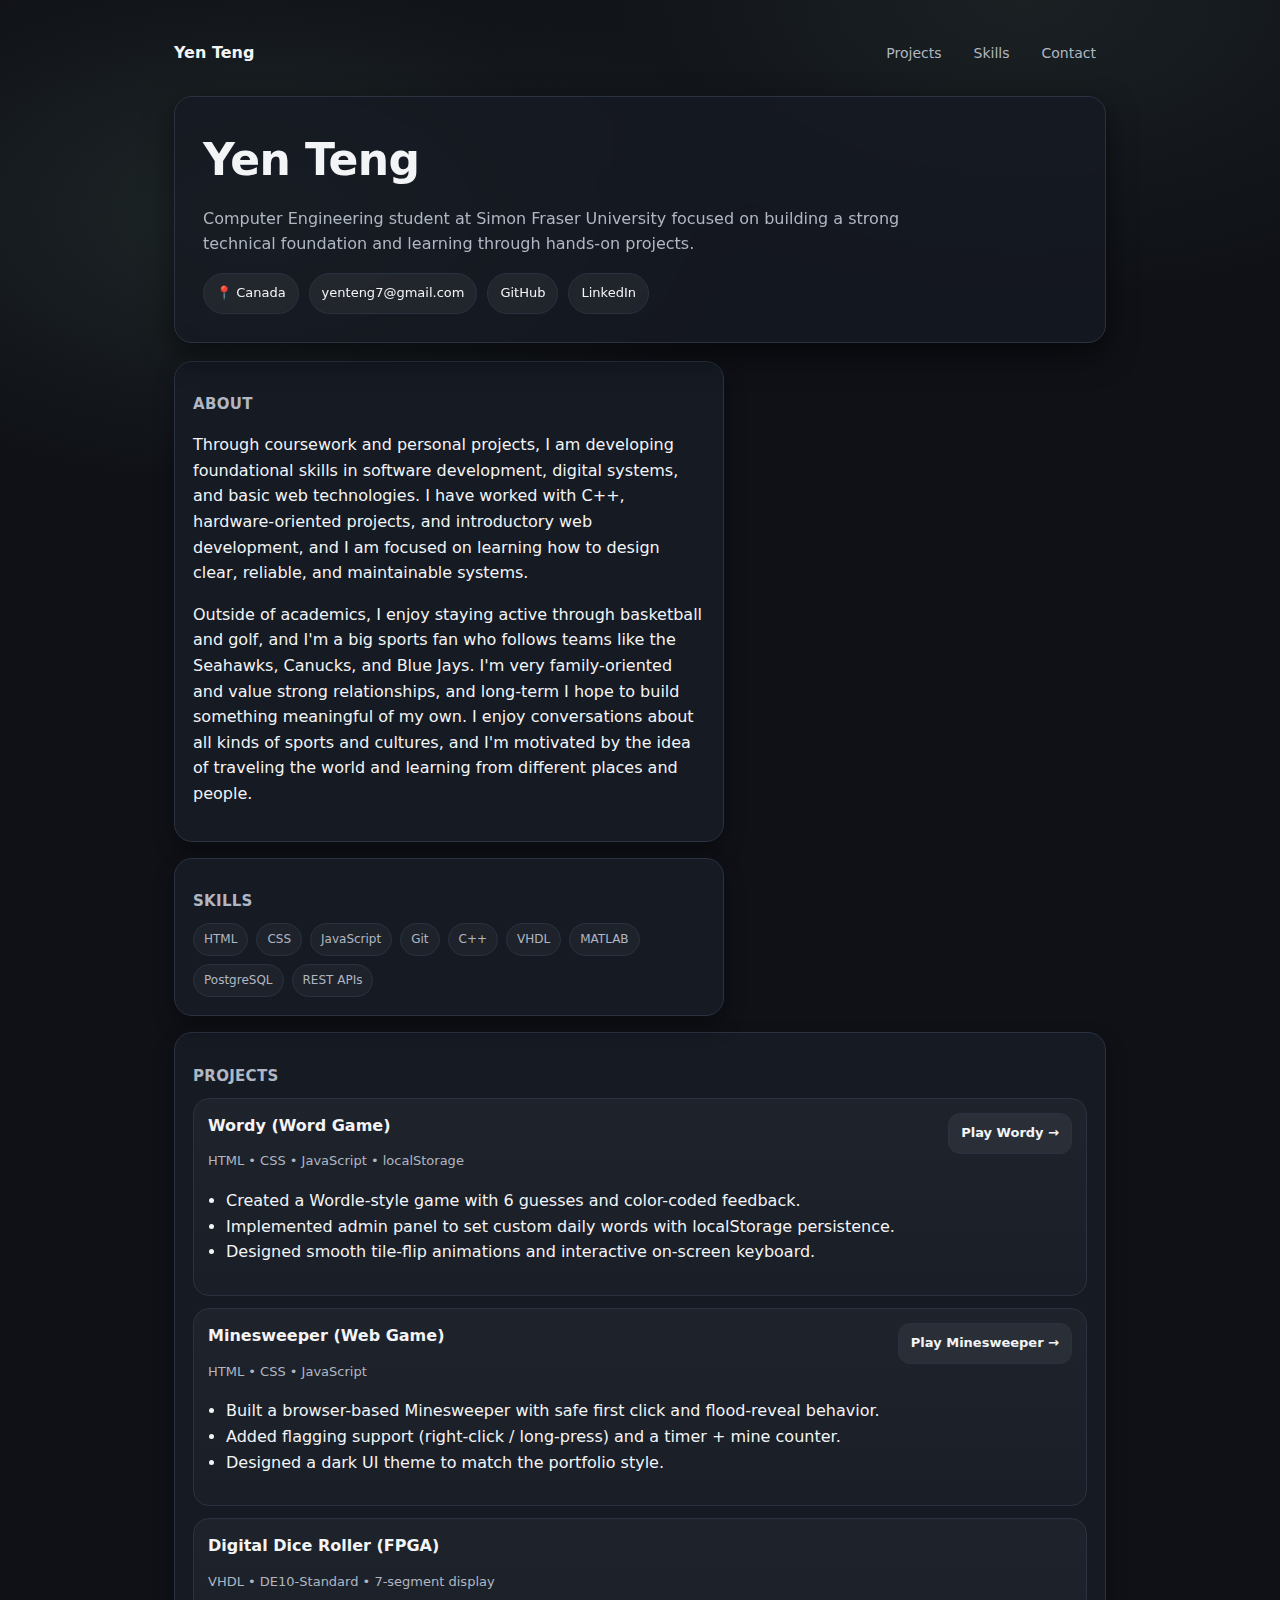
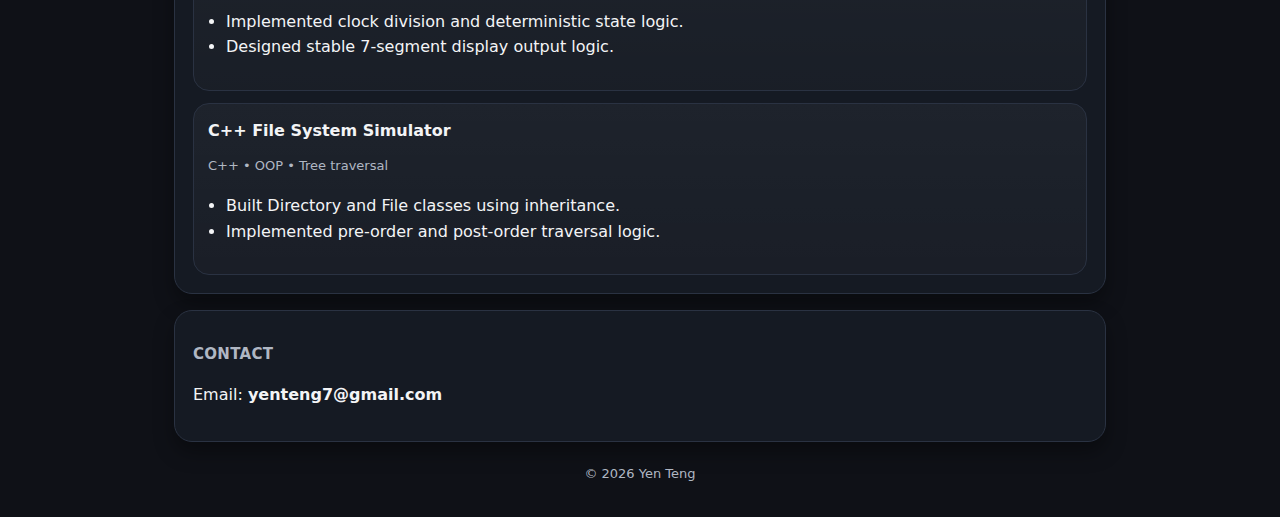
<file: index.html>
<!DOCTYPE html>
<html lang="en">
<head>
  <meta charset="UTF-8" />
  <meta name="viewport" content="width=device-width, initial-scale=1.0" />
  <title>Yen Teng | Portfolio</title>

  <style>
    :root{
      /* Dark theme (not pitch black) */
      --bg: #0f1117;
      --surface: #151a23;
      --ink: #f3f4f6;
      --muted: #b0b7c3;
      --border: #2a3242;
      --accent: #7aa88a;
      --shadow: 0 12px 30px rgba(0, 0, 0, 0.55);
      --radius: 18px;
    }

    * { box-sizing: border-box; }
    html { scroll-behavior: smooth; }

    body{
      margin: 0;
      font-family: system-ui, -apple-system, Segoe UI, Roboto, Arial, sans-serif;
      background:
        radial-gradient(900px 500px at 20% 10%, rgba(122,168,138,0.14), transparent 55%),
        radial-gradient(900px 500px at 80% 0%, rgba(122,168,138,0.10), transparent 60%),
        var(--bg);
      color: var(--ink);
      line-height: 1.6;
    }

    a { color: inherit; text-decoration: none; }
    a:hover { text-decoration: underline; }

    .container{
      max-width: 980px;
      margin: 0 auto;
      padding: 24px;
    }

    /* NAV */
    .nav{
      display: flex;
      justify-content: space-between;
      align-items: center;
      padding: 10px 0 24px;
      gap: 12px;
    }

    .brand{ font-weight: 700; }

    .navlinks{
      display: flex;
      gap: 12px;
      font-size: 14px;
      color: var(--muted);
    }

    .navlinks a{
      padding: 8px 10px;
      border-radius: 999px;
    }

    .navlinks a:hover{
      background: rgba(255,255,255,0.06);
      text-decoration: none;
      color: var(--ink);
    }

    /* HERO */
    .hero{
      background: rgba(21, 26, 35, 0.75);
      border: 1px solid var(--border);
      border-radius: var(--radius);
      padding: 28px;
      box-shadow: var(--shadow);
      backdrop-filter: blur(6px);
    }

    .hero h1{
      margin: 0;
      font-size: 44px;
      letter-spacing: -0.6px;
    }

    .hero p{
      margin-top: 10px;
      color: var(--muted);
      max-width: 70ch;
    }

    .chips{
      display: flex;
      flex-wrap: wrap;
      gap: 10px;
      margin-top: 16px;
    }

    .chip{
      padding: 9px 12px;
      border-radius: 999px;
      border: 1px solid var(--border);
      background: rgba(255,255,255,0.05);
      font-size: 13px;
      color: var(--ink);
    }

    .chip:hover{
      background: rgba(255,255,255,0.08);
      text-decoration: none;
    }

    /* LAYOUT */
    .grid{
      display: grid;
      grid-template-columns: 1fr;
      gap: 16px;
      margin-top: 18px;
    }

    @media (min-width: 900px){
      .grid{ grid-template-columns: 1.2fr 0.8fr; }
    }

    .card{
      background: var(--surface);
      border: 1px solid var(--border);
      border-radius: var(--radius);
      padding: 18px;
      box-shadow: 0 10px 20px rgba(0,0,0,0.35);
    }

    h2{
      font-size: 15px;
      text-transform: uppercase;
      letter-spacing: 0.3px;
      color: var(--muted);
      margin-bottom: 10px;
    }

    /* PROJECTS */
    .projects{
      display: grid;
      gap: 12px;
    }

    .project{
      border: 1px solid var(--border);
      border-radius: 16px;
      padding: 14px;
      background: linear-gradient(180deg, rgba(255,255,255,0.04), rgba(255,255,255,0.02));
    }

    .projectTop{
      display: flex;
      align-items: flex-start;
      justify-content: space-between;
      gap: 12px;
      flex-wrap: wrap;
    }

    .project h3{
      margin: 0 0 6px;
      font-size: 16px;
    }

    .meta{
      font-size: 13px;
      color: var(--muted);
      margin-bottom: 8px;
    }

    .project ul{
      padding-left: 18px;
      margin-top: 8px;
    }

    /* NEW: project button */
    .projectBtn{
      display: inline-flex;
      align-items: center;
      gap: 8px;
      padding: 9px 12px;
      border-radius: 12px;
      border: 1px solid var(--border);
      background: rgba(255,255,255,0.06);
      font-size: 13px;
      font-weight: 700;
      white-space: nowrap;
    }

    .projectBtn:hover{
      background: rgba(255,255,255,0.10);
      text-decoration: none;
    }

    /* SKILLS */
    .skills{
      display: flex;
      flex-wrap: wrap;
      gap: 8px;
    }

    .pill{
      font-size: 12px;
      padding: 6px 10px;
      border-radius: 999px;
      border: 1px solid var(--border);
      background: rgba(255,255,255,0.04);
      color: var(--muted);
    }

    footer{
      text-align: center;
      color: var(--muted);
      font-size: 13px;
      padding: 22px 0 8px;
    }

    .anchor{
      display: block;
      position: relative;
      top: -12px;
      visibility: hidden;
      height: 0;
    }
  </style>
</head>

<body>
  <div class="container">

    <div class="nav">
      <div class="brand">Yen Teng</div>
      <div class="navlinks">
        <a href="#projects">Projects</a>
        <a href="#skills">Skills</a>
        <a href="#contact">Contact</a>
      </div>
    </div>

    <section class="hero">
      <h1>Yen Teng</h1>
      <p>
        Computer Engineering student at Simon Fraser University focused on building a
        strong technical foundation and learning through hands-on projects.
      </p>

      <div class="chips">
        <span class="chip">📍 Canada</span>
        <span class="chip">yenteng7@gmail.com</span>
        <a class="chip" href="https://github.com/yenteng11" target="_blank" rel="noopener noreferrer">GitHub</a>
        <a class="chip" href="https://www.linkedin.com/in/yen-teng111" target="_blank" rel="noopener noreferrer">LinkedIn</a>
      </div>
    </section>

    <div class="grid">
      <section class="card">
        <h2>About</h2>

        <p>
          Through coursework and personal projects, I am developing foundational
          skills in software development, digital systems, and basic web technologies.
          I have worked with C++, hardware-oriented projects, and introductory web
          development, and I am focused on learning how to design clear, reliable,
          and maintainable systems.
        </p>

        <p>
          Outside of academics, I enjoy staying active through basketball and golf,
          and I'm a big sports fan who follows teams like the Seahawks, Canucks, and
          Blue Jays. I'm very family-oriented and value strong relationships, and
          long-term I hope to build something meaningful of my own. I enjoy
          conversations about all kinds of sports and cultures, and I'm motivated by
          the idea of traveling the world and learning from different places and
          people.
        </p>
      </section>

      <span class="anchor" id="skills"></span>
      <section class="card">
        <h2>Skills</h2>
        <div class="skills">
          <span class="pill">HTML</span>
          <span class="pill">CSS</span>
          <span class="pill">JavaScript</span>
          <span class="pill">Git</span>
          <span class="pill">C++</span>
          <span class="pill">VHDL</span>
          <span class="pill">MATLAB</span>
          <span class="pill">PostgreSQL</span>
          <span class="pill">REST APIs</span>
        </div>
      </section>
    </div>

    <span class="anchor" id="projects"></span>
    <section class="card" style="margin-top:16px;">
      <h2>Projects</h2>

      <div class="projects">
        <div class="project">
          <div class="projectTop">
            <div>
              <h3>Wordy (Word Game)</h3>
              <p class="meta">HTML • CSS • JavaScript • localStorage</p>
            </div>
            <a class="projectBtn" href="./wordy.html" target="_blank" rel="noopener noreferrer">Play Wordy →</a>
          </div>
          <ul>
            <li>Created a Wordle-style game with 6 guesses and color-coded feedback.</li>
            <li>Implemented admin panel to set custom daily words with localStorage persistence.</li>
            <li>Designed smooth tile-flip animations and interactive on-screen keyboard.</li>
          </ul>
        </div>

        <div class="project">
          <div class="projectTop">
            <div>
              <h3>Minesweeper (Web Game)</h3>
              <p class="meta">HTML • CSS • JavaScript</p>
            </div>
            <a class="projectBtn" href="./minesweeper.html" target="_blank" rel="noopener noreferrer">Play Minesweeper →</a>
          </div>
          <ul>
            <li>Built a browser-based Minesweeper with safe first click and flood-reveal behavior.</li>
            <li>Added flagging support (right-click / long-press) and a timer + mine counter.</li>
            <li>Designed a dark UI theme to match the portfolio style.</li>
          </ul>
        </div>

        <div class="project">
          <div class="projectTop">
            <div>
              <h3>Digital Dice Roller (FPGA)</h3>
              <p class="meta">VHDL • DE10-Standard • 7-segment display</p>
            </div>
          </div>
          <ul>
            <li>Implemented clock division and deterministic state logic.</li>
            <li>Designed stable 7-segment display output logic.</li>
          </ul>
        </div>

        <div class="project">
          <div class="projectTop">
            <div>
              <h3>C++ File System Simulator</h3>
              <p class="meta">C++ • OOP • Tree traversal</p>
            </div>
          </div>
          <ul>
            <li>Built Directory and File classes using inheritance.</li>
            <li>Implemented pre-order and post-order traversal logic.</li>
          </ul>
        </div>
      </div>
    </section>

    <span class="anchor" id="contact"></span>
    <section class="card" style="margin-top:16px;">
      <h2>Contact</h2>
      <p>Email: <strong>yenteng7@gmail.com</strong></p>
    </section>

    <footer>
      © <span id="year"></span> Yen Teng
    </footer>

  </div>

  <script>
    document.getElementById("year").textContent = new Date().getFullYear();
  </script>
</body>
</html>
</file>
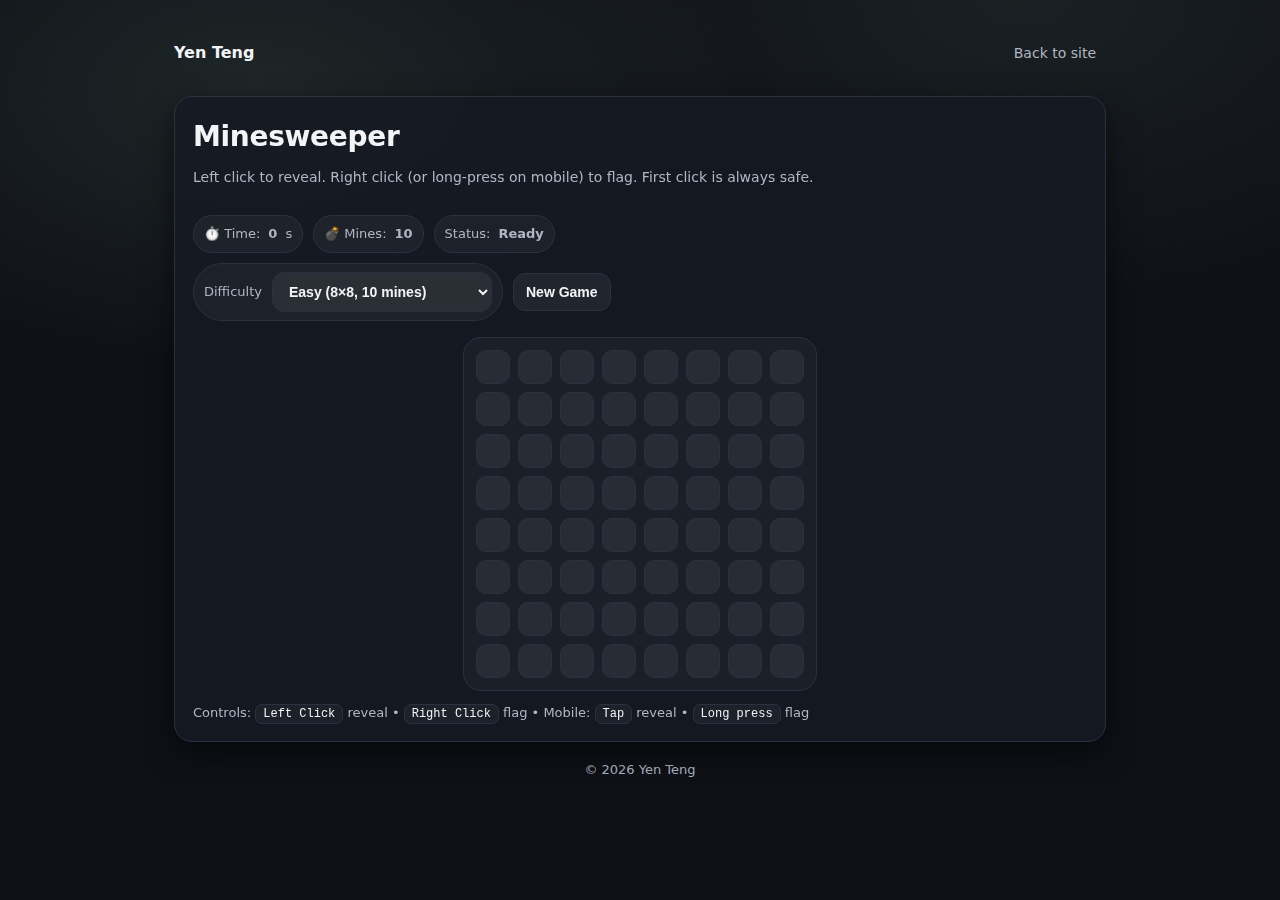
<file: minesweeper.html>
<!DOCTYPE html>
<html lang="en">
<head>
  <meta charset="UTF-8" />
  <meta name="viewport" content="width=device-width, initial-scale=1.0" />
  <title>Yen Teng | Minesweeper</title>

  <style>
    :root{
      --bg: #0f1117;
      --surface: #151a23;
      --ink: #f3f4f6;
      --muted: #b0b7c3;
      --border: #2a3242;
      --accent: #7aa88a;
      --shadow: 0 12px 30px rgba(0, 0, 0, 0.55);
      --radius: 18px;
    }

    *{ box-sizing: border-box; }
    body{
      margin: 0;
      font-family: system-ui, -apple-system, Segoe UI, Roboto, Arial, sans-serif;
      background:
        radial-gradient(900px 500px at 20% 10%, rgba(122,168,138,0.14), transparent 55%),
        radial-gradient(900px 500px at 80% 0%, rgba(122,168,138,0.10), transparent 60%),
        var(--bg);
      color: var(--ink);
      line-height: 1.6;
      min-height: 100vh;
    }

    a { color: inherit; text-decoration: none; }
    a:hover { text-decoration: underline; }

    .container{
      max-width: 980px;
      margin: 0 auto;
      padding: 24px;
    }

    .nav{
      display: flex;
      justify-content: space-between;
      align-items: center;
      padding: 10px 0 24px;
      gap: 12px;
    }
    .brand{ font-weight: 700; }
    .navlinks{
      display: flex;
      gap: 12px;
      font-size: 14px;
      color: var(--muted);
      align-items: center;
    }
    .navlinks a{
      padding: 8px 10px;
      border-radius: 999px;
    }
    .navlinks a:hover{
      background: rgba(255,255,255,0.06);
      text-decoration: none;
      color: var(--ink);
    }

    .card{
      background: rgba(21, 26, 35, 0.85);
      border: 1px solid var(--border);
      border-radius: var(--radius);
      padding: 18px;
      box-shadow: var(--shadow);
      backdrop-filter: blur(6px);
    }

    .titleRow{
      display: flex;
      align-items: flex-start;
      justify-content: space-between;
      gap: 12px;
      flex-wrap: wrap;
    }
    h1{
      margin: 0;
      font-size: 28px;
      letter-spacing: -0.3px;
    }
    .sub{
      margin: 6px 0 0;
      color: var(--muted);
      font-size: 14px;
      max-width: 70ch;
    }

    .controls{
      display: flex;
      flex-wrap: wrap;
      gap: 10px;
      margin-top: 14px;
      align-items: center;
    }

    .pill{
      border: 1px solid var(--border);
      background: rgba(255,255,255,0.04);
      padding: 8px 10px;
      border-radius: 999px;
      color: var(--muted);
      font-size: 13px;
      display: inline-flex;
      gap: 8px;
      align-items: center;
    }

    select, button{
      border: 1px solid var(--border);
      background: rgba(255,255,255,0.06);
      color: var(--ink);
      padding: 10px 12px;
      border-radius: 12px;
      cursor: pointer;
      font-weight: 600;
      font-size: 14px;
    }
    select{
      font-weight: 600;
    }
    button:hover, select:hover{ background: rgba(255,255,255,0.10); }
    button:active{ transform: translateY(1px); }

    .gridWrap{
      margin-top: 16px;
      display: grid;
      place-items: center;
    }

    /* Minesweeper grid */
    .board{
      display: grid;
      gap: 8px;
      padding: 12px;
      border-radius: var(--radius);
      border: 1px solid var(--border);
      background: rgba(255,255,255,0.03);
      overflow: auto;
      max-width: 100%;
    }

    .cell{
      width: 34px;
      height: 34px;
      border-radius: 10px;
      border: 1px solid var(--border);
      background: rgba(255,255,255,0.06);
      display: grid;
      place-items: center;
      font-weight: 800;
      user-select: none;
      cursor: pointer;
      transition: background 120ms ease, transform 120ms ease;
    }
    .cell:hover{ background: rgba(255,255,255,0.10); }
    .cell:active{ transform: translateY(1px); }

    .cell.revealed{
      cursor: default;
      background: rgba(255,255,255,0.03);
    }
    .cell.flagged{
      background: rgba(122,168,138,0.14);
    }
    .cell.bomb.revealed{
      background: rgba(255, 107, 107, 0.14);
      border-color: rgba(255, 107, 107, 0.35);
    }

    .legend{
      margin-top: 12px;
      color: var(--muted);
      font-size: 13px;
      line-height: 1.5;
    }
    .kbd{
      font-family: ui-monospace, SFMono-Regular, Menlo, Monaco, Consolas, "Liberation Mono", monospace;
      border: 1px solid var(--border);
      padding: 2px 7px;
      border-radius: 7px;
      background: rgba(255,255,255,0.04);
      color: var(--ink);
      font-size: 12px;
    }

    /* number colors (no hard rules, but helps readability) */
    .n1{ color: #8ab4f8; }
    .n2{ color: #7ee787; }
    .n3{ color: #ff7b72; }
    .n4{ color: #d2a8ff; }
    .n5{ color: #ffa657; }
    .n6{ color: #79c0ff; }
    .n7{ color: #c9d1d9; }
    .n8{ color: #e3b341; }

    footer{
      text-align: center;
      color: var(--muted);
      font-size: 13px;
      padding: 18px 0 8px;
    }
  </style>
</head>

<body>
  <div class="container">
    <div class="nav">
      <div class="brand">Yen Teng</div>
      <div class="navlinks">
        <a href="./index.html">Back to site</a>
      </div>
    </div>

    <section class="card">
      <div class="titleRow">
        <div>
          <h1>Minesweeper</h1>
          <p class="sub">
            Left click to reveal. Right click (or long-press on mobile) to flag.
            First click is always safe.
          </p>
        </div>

        <div class="controls">
          <span class="pill">⏱️ Time: <strong id="time">0</strong>s</span>
          <span class="pill">💣 Mines: <strong id="minesLeft">0</strong></span>
          <span class="pill">Status: <strong id="status">Ready</strong></span>
        </div>
      </div>

      <div class="controls" style="margin-top: 10px;">
        <label class="pill" style="gap:10px;">
          Difficulty
          <select id="difficulty">
            <option value="easy">Easy (8×8, 10 mines)</option>
            <option value="medium">Medium (12×12, 25 mines)</option>
            <option value="hard">Hard (16×16, 40 mines)</option>
          </select>
        </label>

        <button id="newGame">New Game</button>
      </div>

      <div class="gridWrap">
        <div id="board" class="board" aria-label="Minesweeper board"></div>
      </div>

      <div class="legend">
        Controls: <span class="kbd">Left Click</span> reveal •
        <span class="kbd">Right Click</span> flag •
        Mobile: <span class="kbd">Tap</span> reveal •
        <span class="kbd">Long press</span> flag
      </div>
    </section>

    <footer>
      © <span id="year"></span> Yen Teng
    </footer>
  </div>

  <script>
    // ---------- Utilities ----------
    const $ = (id) => document.getElementById(id);

    const DIFFS = {
      easy:   { rows: 8,  cols: 8,  mines: 10 },
      medium: { rows: 12, cols: 12, mines: 25 },
      hard:   { rows: 16, cols: 16, mines: 40 }
    };

    const inBounds = (r, c, rows, cols) => r >= 0 && r < rows && c >= 0 && c < cols;

    function neighbors(r, c, rows, cols){
      const out = [];
      for(let dr=-1; dr<=1; dr++){
        for(let dc=-1; dc<=1; dc++){
          if(dr === 0 && dc === 0) continue;
          const nr = r + dr, nc = c + dc;
          if(inBounds(nr, nc, rows, cols)) out.push([nr, nc]);
        }
      }
      return out;
    }

    // ---------- Game State ----------
    let rows = 8, cols = 8, mines = 10;
    let board = [];          // cell objects
    let firstClick = true;
    let gameOver = false;
    let revealedCount = 0;
    let flaggedCount = 0;

    let timer = 0;
    let timerId = null;

    // Each cell:
    // { r, c, mine, revealed, flagged, adj, el }

    function setStatus(text){ $("status").textContent = text; }

    function stopTimer(){
      if(timerId){ clearInterval(timerId); timerId = null; }
    }

    function startTimer(){
      if(timerId) return;
      timerId = setInterval(() => {
        timer++;
        $("time").textContent = String(timer);
      }, 1000);
    }

    function resetTimer(){
      stopTimer();
      timer = 0;
      $("time").textContent = "0";
    }

    function updateMinesLeft(){
      const left = mines - flaggedCount;
      $("minesLeft").textContent = String(left);
    }

    function numberClass(n){
      return n >= 1 && n <= 8 ? `n${n}` : "";
    }

    // ---------- Board Setup ----------
    function makeEmptyBoard(){
      board = [];
      revealedCount = 0;
      flaggedCount = 0;
      firstClick = true;
      gameOver = false;
      resetTimer();
      setStatus("Ready");

      const boardEl = $("board");
      boardEl.innerHTML = "";
      boardEl.style.gridTemplateColumns = `repeat(${cols}, 34px)`;

      for(let r=0; r<rows; r++){
        const row = [];
        for(let c=0; c<cols; c++){
          const cell = {
            r, c,
            mine: false,
            revealed: false,
            flagged: false,
            adj: 0,
            el: document.createElement("div")
          };

          cell.el.className = "cell";
          cell.el.setAttribute("role", "button");
          cell.el.setAttribute("aria-label", `Cell ${r+1}, ${c+1}`);
          cell.el.dataset.r = r;
          cell.el.dataset.c = c;

          // Left click: reveal
          cell.el.addEventListener("click", (e) => {
            e.preventDefault();
            onReveal(cell);
          });

          // Right click: flag
          cell.el.addEventListener("contextmenu", (e) => {
            e.preventDefault();
            onFlag(cell);
          });

          // Mobile long-press to flag
          let pressTimer = null;
          cell.el.addEventListener("touchstart", (e) => {
            if(gameOver) return;
            pressTimer = setTimeout(() => {
              onFlag(cell);
              pressTimer = null;
            }, 450);
          }, { passive: true });

          cell.el.addEventListener("touchend", () => {
            if(pressTimer){
              clearTimeout(pressTimer);
              pressTimer = null;
            }
          });

          boardEl.appendChild(cell.el);
          row.push(cell);
        }
        board.push(row);
      }

      updateMinesLeft();
    }

    function placeMinesAvoiding(safeR, safeC){
      // Safe zone: the first clicked cell + its neighbors
      const safeSet = new Set();
      safeSet.add(`${safeR},${safeC}`);
      for(const [nr, nc] of neighbors(safeR, safeC, rows, cols)){
        safeSet.add(`${nr},${nc}`);
      }

      let placed = 0;
      while(placed < mines){
        const r = Math.floor(Math.random() * rows);
        const c = Math.floor(Math.random() * cols);
        const key = `${r},${c}`;
        if(safeSet.has(key)) continue;
        const cell = board[r][c];
        if(cell.mine) continue;
        cell.mine = true;
        placed++;
      }

      // Compute adjacencies
      for(let r=0; r<rows; r++){
        for(let c=0; c<cols; c++){
          const cell = board[r][c];
          if(cell.mine){
            cell.adj = 0;
            continue;
          }
          let count = 0;
          for(const [nr, nc] of neighbors(r, c, rows, cols)){
            if(board[nr][nc].mine) count++;
          }
          cell.adj = count;
        }
      }
    }

    // ---------- Gameplay ----------
    function revealCell(cell){
      if(cell.revealed || cell.flagged) return;
      cell.revealed = true;
      revealedCount++;

      cell.el.classList.add("revealed");
      cell.el.textContent = "";

      if(cell.mine){
        cell.el.classList.add("bomb");
        cell.el.textContent = "💣";
        return;
      }

      if(cell.adj > 0){
        cell.el.textContent = String(cell.adj);
        cell.el.classList.add(numberClass(cell.adj));
      } else {
        cell.el.textContent = "";
      }
    }

    function floodReveal(startCell){
      // BFS flood fill for zero-adj cells
      const q = [startCell];
      const seen = new Set([`${startCell.r},${startCell.c}`]);

      while(q.length){
        const cur = q.shift();
        revealCell(cur);

        if(cur.mine) continue;
        if(cur.adj !== 0) continue;

        for(const [nr, nc] of neighbors(cur.r, cur.c, rows, cols)){
          const nxt = board[nr][nc];
          const k = `${nr},${nc}`;
          if(seen.has(k)) continue;
          if(nxt.flagged) continue;
          seen.add(k);

          // Always reveal neighbors of a zero cell
          // But only continue flooding from zeros
          if(!nxt.revealed){
            if(nxt.adj === 0 && !nxt.mine){
              q.push(nxt);
            } else {
              revealCell(nxt);
            }
          }
        }
      }
    }

    function onReveal(cell){
      if(gameOver) return;
      if(cell.flagged) return;

      if(firstClick){
        firstClick = false;
        placeMinesAvoiding(cell.r, cell.c);
        startTimer();
        setStatus("Playing");
      }

      if(cell.revealed) return;

      if(cell.mine){
        // Reveal mine -> lose
        revealCell(cell);
        endGame(false);
        return;
      }

      if(cell.adj === 0){
        floodReveal(cell);
      } else {
        revealCell(cell);
      }

      checkWin();
    }

    function onFlag(cell){
      if(gameOver) return;
      if(cell.revealed) return;

      // If game hasn't started yet, allow flags without starting timer
      cell.flagged = !cell.flagged;
      cell.el.classList.toggle("flagged", cell.flagged);
      cell.el.textContent = cell.flagged ? "🚩" : "";

      flaggedCount += cell.flagged ? 1 : -1;
      updateMinesLeft();
      checkWin();
    }

    function revealAllMines(){
      for(let r=0; r<rows; r++){
        for(let c=0; c<cols; c++){
          const cell = board[r][c];
          if(cell.mine && !cell.revealed){
            cell.revealed = true;
            cell.el.classList.add("revealed", "bomb");
            cell.el.textContent = "💣";
          }
        }
      }
    }

    function checkWin(){
      if(gameOver) return;
      // Win if all non-mine cells are revealed
      const safeCells = rows * cols - mines;
      if(revealedCount >= safeCells){
        endGame(true);
      }
    }

    function endGame(won){
      gameOver = true;
      stopTimer();

      if(won){
        setStatus("You win 🎉");
      } else {
        revealAllMines();
        setStatus("Game over 💥");
      }
    }

    // ---------- Init / Controls ----------
    function applyDifficulty(){
      const diff = DIFFS[$("difficulty").value] || DIFFS.easy;
      rows = diff.rows;
      cols = diff.cols;
      mines = diff.mines;
    }

    function newGame(){
      applyDifficulty();
      makeEmptyBoard();
      updateMinesLeft();
    }

    $("newGame").addEventListener("click", newGame);
    $("difficulty").addEventListener("change", newGame);

    // Footer year
    $("year").textContent = new Date().getFullYear();

    // Start
    newGame();
  </script>
</body>
</html>
</file>
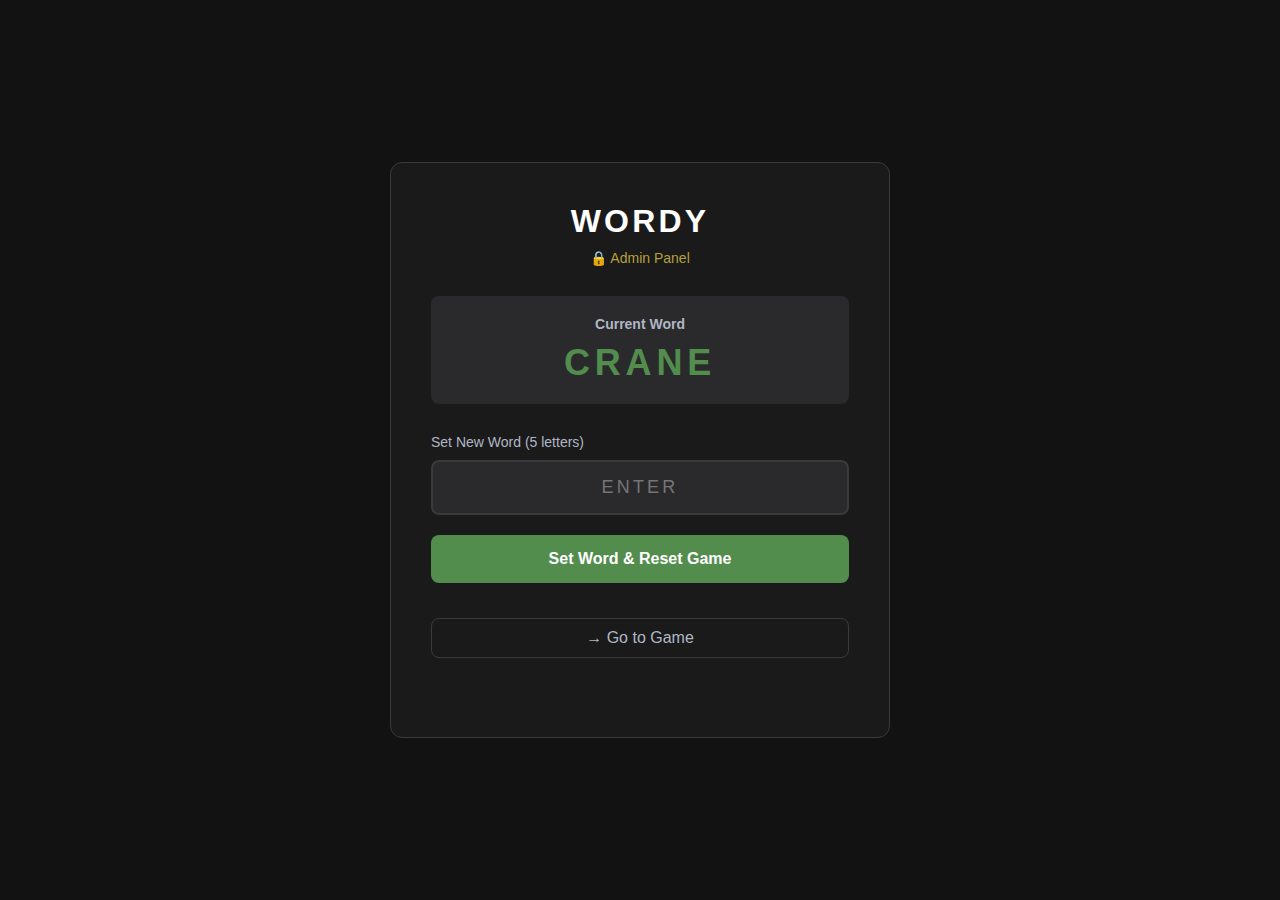
<file: wordy-admin.html>
<!DOCTYPE html>
<html lang="en">
<head>
    <meta charset="UTF-8">
    <meta name="viewport" content="width=device-width, initial-scale=1.0">
    <title>Wordy - Admin</title>
    <style>
        * {
            margin: 0;
            padding: 0;
            box-sizing: border-box;
        }

        body {
            font-family: 'Clear Sans', 'Helvetica Neue', Arial, sans-serif;
            background-color: #121213;
            color: #ffffff;
            display: flex;
            justify-content: center;
            align-items: center;
            min-height: 100vh;
        }

        .admin-container {
            max-width: 500px;
            width: 100%;
            padding: 40px;
            background-color: #1a1a1b;
            border: 1px solid #3a3a3c;
            border-radius: 12px;
        }

        h1 {
            text-align: center;
            margin-bottom: 10px;
            font-size: 32px;
            letter-spacing: 0.2rem;
        }

        .subtitle {
            text-align: center;
            color: #b59f3b;
            margin-bottom: 30px;
            font-size: 14px;
        }

        .current-word {
            background-color: #2a2a2c;
            padding: 20px;
            border-radius: 8px;
            margin-bottom: 30px;
            text-align: center;
        }

        .current-word h2 {
            font-size: 14px;
            color: #b0b7c3;
            margin-bottom: 10px;
        }

        .current-word .word {
            font-size: 36px;
            font-weight: 700;
            letter-spacing: 0.3rem;
            color: #538d4e;
        }

        label {
            display: block;
            margin-bottom: 10px;
            font-size: 14px;
            color: #b0b7c3;
        }

        input {
            width: 100%;
            padding: 15px;
            margin-bottom: 20px;
            background-color: #2a2a2c;
            border: 2px solid #3a3a3c;
            border-radius: 8px;
            color: #ffffff;
            font-size: 18px;
            text-transform: uppercase;
            letter-spacing: 0.2rem;
            text-align: center;
        }

        input:focus {
            outline: none;
            border-color: #538d4e;
        }

        button {
            width: 100%;
            padding: 15px;
            background-color: #538d4e;
            border: none;
            border-radius: 8px;
            color: #ffffff;
            font-size: 16px;
            font-weight: bold;
            cursor: pointer;
            transition: background-color 0.2s;
            margin-bottom: 15px;
        }

        button:hover {
            background-color: #6aaa64;
        }

        .play-link {
            display: block;
            text-align: center;
            color: #b0b7c3;
            text-decoration: none;
            margin-top: 20px;
            padding: 10px;
            border: 1px solid #3a3a3c;
            border-radius: 8px;
            transition: all 0.2s;
        }

        .play-link:hover {
            background-color: #2a2a2c;
            color: #ffffff;
        }

        .message {
            padding: 12px;
            border-radius: 8px;
            text-align: center;
            font-weight: bold;
            margin-top: 15px;
            opacity: 0;
            transition: opacity 0.3s;
        }

        .message.show {
            opacity: 1;
        }

        .message.success {
            background-color: #538d4e;
        }

        .message.error {
            background-color: #b59f3b;
        }
    </style>
</head>
<body>
    <div class="admin-container">
        <h1>WORDY</h1>
        <p class="subtitle">🔒 Admin Panel</p>

        <div class="current-word">
            <h2>Current Word</h2>
            <div class="word" id="currentWord">-----</div>
        </div>

        <label for="wordInput">Set New Word (5 letters)</label>
        <input type="text" id="wordInput" maxlength="5" placeholder="ENTER">

        <button id="setWordBtn">Set Word & Reset Game</button>

        <a href="./wordy.html" class="play-link">→ Go to Game</a>

        <div id="message" class="message"></div>
    </div>

    <script>
        // Load current word on page load
        function loadCurrentWord() {
            const savedWord = localStorage.getItem('wordyTarget') || 'CRANE';
            document.getElementById('currentWord').textContent = savedWord;
        }

        // Set new word
        function setNewWord() {
            const input = document.getElementById('wordInput');
            const newWord = input.value.trim().toUpperCase();

            if (newWord.length !== 5) {
                showMessage('Word must be exactly 5 letters!', 'error');
                return;
            }

            if (!/^[A-Z]+$/.test(newWord)) {
                showMessage('Word must contain only letters!', 'error');
                return;
            }

            localStorage.setItem('wordyTarget', newWord);
            document.getElementById('currentWord').textContent = newWord;
            input.value = '';
            
            showMessage('Word set successfully! 🎉', 'success');
        }

        // Show message
        function showMessage(text, type) {
            const messageEl = document.getElementById('message');
            messageEl.textContent = text;
            messageEl.className = `message show ${type}`;

            setTimeout(() => {
                messageEl.classList.remove('show');
            }, 3000);
        }

        // Event listeners
        document.getElementById('setWordBtn').addEventListener('click', setNewWord);
        document.getElementById('wordInput').addEventListener('keypress', (e) => {
            if (e.key === 'Enter') {
                setNewWord();
            }
        });

        // Load current word when page loads
        loadCurrentWord();
    </script>
</body>
</html>
</file>
